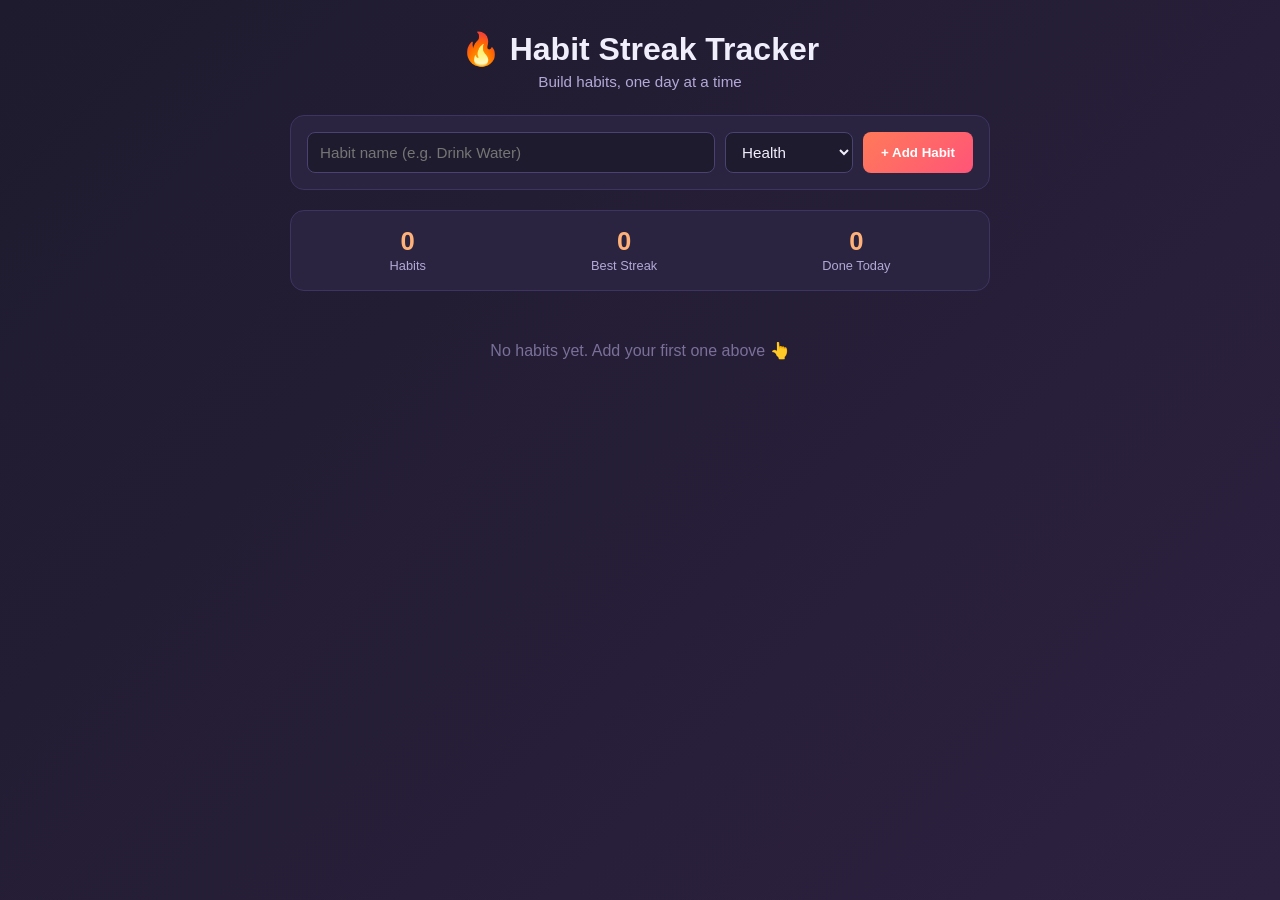
<file: index.html>
<!DOCTYPE html>
<html lang="en">
<head>
<meta charset="UTF-8">
<meta name="viewport" content="width=device-width, initial-scale=1.0">
<title>Daily Habit Streak Tracker</title>
<link rel="stylesheet" href="style.css">
</head>
<body>

  <div class="app">
    <header class="app-header">
      <h1>🔥 Habit Streak Tracker</h1>
      <p class="subtitle">Build habits, one day at a time</p>
    </header>

    <section class="add-habit-card">
      <input type="text" id="habitName" placeholder="Habit name (e.g. Drink Water)">
      <select id="habitCategory">
        <option value="health">Health</option>
        <option value="study">Study</option>
        <option value="fitness">Fitness</option>
        <option value="mindfulness">Mindfulness</option>
        <option value="other">Other</option>
      </select>
      <button id="addHabitBtn">+ Add Habit</button>
    </section>

    <section class="stats-bar" id="statsBar">
      <div class="stat">
        <span class="stat-value" id="totalHabits">0</span>
        <span class="stat-label">Habits</span>
      </div>
      <div class="stat">
        <span class="stat-value" id="bestStreak">0</span>
        <span class="stat-label">Best Streak</span>
      </div>
      <div class="stat">
        <span class="stat-value" id="doneToday">0</span>
        <span class="stat-label">Done Today</span>
      </div>
    </section>

    <section class="habit-list" id="habitList">
      <!-- Habit cards injected by JS -->
    </section>

    <p class="empty-state" id="emptyState">No habits yet. Add your first one above 👆</p>
  </div>

  <script src="script.js"></script>
</body>
</html>
</file>
<file: style.css>
* {
  margin: 0;
  padding: 0;
  box-sizing: border-box;
  font-family: 'Segoe UI', Arial, sans-serif;
}

body {
  background: linear-gradient(135deg, #1e1b2e, #2d2140);
  min-height: 100vh;
  color: #f1eefc;
  padding: 30px 15px;
}

.app {
  max-width: 700px;
  margin: 0 auto;
}

.app-header {
  text-align: center;
  margin-bottom: 25px;
}

.app-header h1 {
  font-size: 2rem;
  margin-bottom: 5px;
}

.subtitle {
  color: #b3a9d6;
  font-size: 0.95rem;
}

.add-habit-card {
  background: #2a2440;
  border: 1px solid #3d3560;
  border-radius: 14px;
  padding: 16px;
  display: flex;
  gap: 10px;
  flex-wrap: wrap;
  margin-bottom: 20px;
}

.add-habit-card input,
.add-habit-card select {
  padding: 10px 12px;
  border-radius: 8px;
  border: 1px solid #4a4270;
  background: #1e1b2e;
  color: #f1eefc;
  font-size: 0.95rem;
}

.add-habit-card input {
  flex: 1;
  min-width: 180px;
}

.add-habit-card button {
  background: linear-gradient(135deg, #ff7a59, #ff5478);
  color: white;
  border: none;
  padding: 10px 18px;
  border-radius: 8px;
  cursor: pointer;
  font-weight: 600;
  transition: transform 0.15s ease;
}

.add-habit-card button:hover {
  transform: translateY(-2px);
}

.stats-bar {
  display: flex;
  justify-content: space-around;
  background: #2a2440;
  border-radius: 14px;
  padding: 16px;
  margin-bottom: 20px;
  border: 1px solid #3d3560;
}

.stat {
  text-align: center;
}

.stat-value {
  display: block;
  font-size: 1.6rem;
  font-weight: 700;
  color: #ffb17a;
}

.stat-label {
  font-size: 0.8rem;
  color: #b3a9d6;
}

.habit-list {
  display: flex;
  flex-direction: column;
  gap: 12px;
}

.habit-card {
  background: #2a2440;
  border: 1px solid #3d3560;
  border-radius: 14px;
  padding: 16px;
  display: flex;
  align-items: center;
  justify-content: space-between;
  gap: 12px;
}

.habit-info {
  flex: 1;
}

.habit-name {
  font-weight: 600;
  font-size: 1.05rem;
}

.habit-meta {
  font-size: 0.8rem;
  color: #b3a9d6;
  margin-top: 3px;
}

.habit-category {
  display: inline-block;
  padding: 2px 8px;
  border-radius: 20px;
  font-size: 0.7rem;
  background: #3d3560;
  margin-right: 6px;
  text-transform: capitalize;
}

.streak-badge {
  font-weight: 700;
  color: #ffb17a;
}

.habit-actions {
  display: flex;
  align-items: center;
  gap: 8px;
}

.checkin-btn {
  border: none;
  padding: 8px 14px;
  border-radius: 8px;
  cursor: pointer;
  font-weight: 600;
  font-size: 0.85rem;
  transition: transform 0.15s ease;
}

.checkin-btn.pending {
  background: linear-gradient(135deg, #4ade80, #22c55e);
  color: #0b2415;
}

.checkin-btn.done {
  background: #3d3560;
  color: #b3a9d6;
  cursor: default;
}

.checkin-btn:hover.pending {
  transform: translateY(-2px);
}

.delete-btn {
  background: transparent;
  border: none;
  color: #ff5478;
  cursor: pointer;
  font-size: 1.1rem;
  padding: 4px 8px;
}

.empty-state {
  text-align: center;
  color: #7a7098;
  margin-top: 30px;
  display: none;
}

.heatmap {
  display: flex;
  gap: 3px;
  margin-top: 8px;
}

.heatmap-day {
  width: 12px;
  height: 12px;
  border-radius: 3px;
  background: #3d3560;
}

.heatmap-day.filled {
  background: linear-gradient(135deg, #ff7a59, #ff5478);
}
</file>
